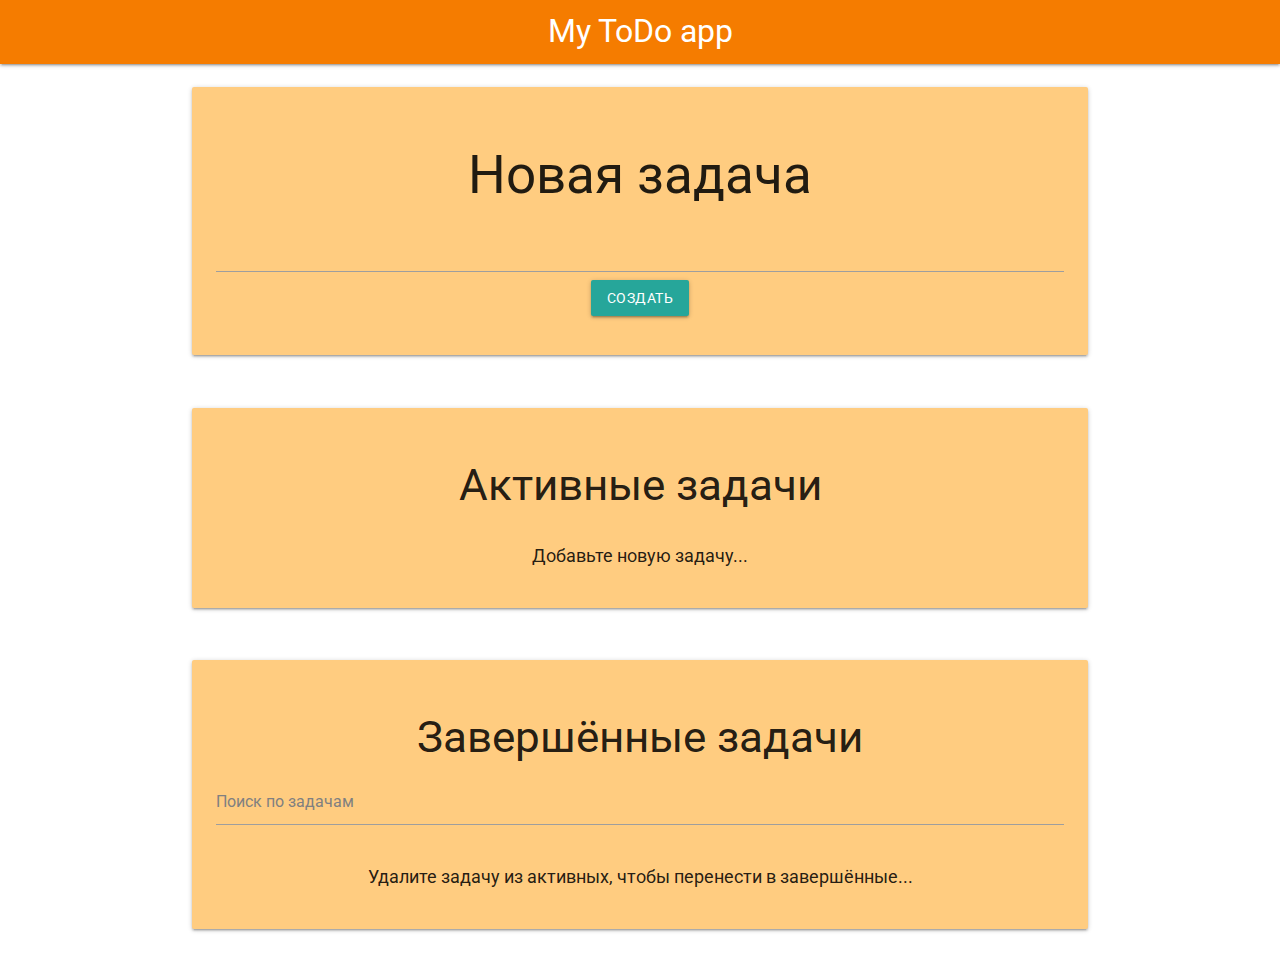
<file: artezio_HW2/index.html>
<!DOCTYPE html>
<html>

<head>
  <meta charset="utf-8">
  <!-- Content Type Meta tag -->
  <meta http-equiv="X-UA-Compatible" content="IE=edge">

  <title>Example page</title>

  <!--Responsive Viewport Meta tag-->
  <meta name="viewport" content="width=device-width, initial-scale=1">

  <!-- Roboto font embed -->
  <link href="https://fonts.googleapis.com/css?family=Roboto:400,500,700" rel="stylesheet">
  <!-- Materialize embed style -->
  <link rel="stylesheet" href="https://cdnjs.cloudflare.com/ajax/libs/materialize/1.0.0/css/materialize.min.css">
  <!-- Stylesheets -->
  <link rel="stylesheet" type="text/css" media="screen" href="main.css">
</head>

<body>
  <header>
    <nav class="orange darken-2">
      <div class="nav-wrapper">
        <a href="example.html" class="brand-logo center">My ToDo app</a>
      </div>
    </nav>
  </header>

  <main class="container">
    <section class="section">
      <div class="create-wrap center card-panel orange lighten-3">
        <h2>Новая задача</h2>
        <div class="input-field">
          <input id="input-create" type="text">
          <button id="btn-create" type="button" class="waves-effect waves-light btn">Создать</button>
        </div>
      </div>
    </section>

    <section class="section">
      <div class="list-wrap card-panel orange lighten-3">
        <h3 class="center">Активные задачи</h3>
        <ul class="collection" id="todo-list"></ul>
      </div>
    </section>
    
    <section class="section">
      <div class="list-wrap card-panel orange lighten-3">
        <h3 class="center">Завершённые задачи</h3>
        <div class="input-field center">
          <input id="input-search" type="text" placeholder="Поиск по задачам">
        </div>
        <ul class="collection" id="done-list"></ul>
      </div>
    </section>
  </main>

  <!-- JavaScripts -->
  <script src="main.js"></script>
</body>

</html>
</file>
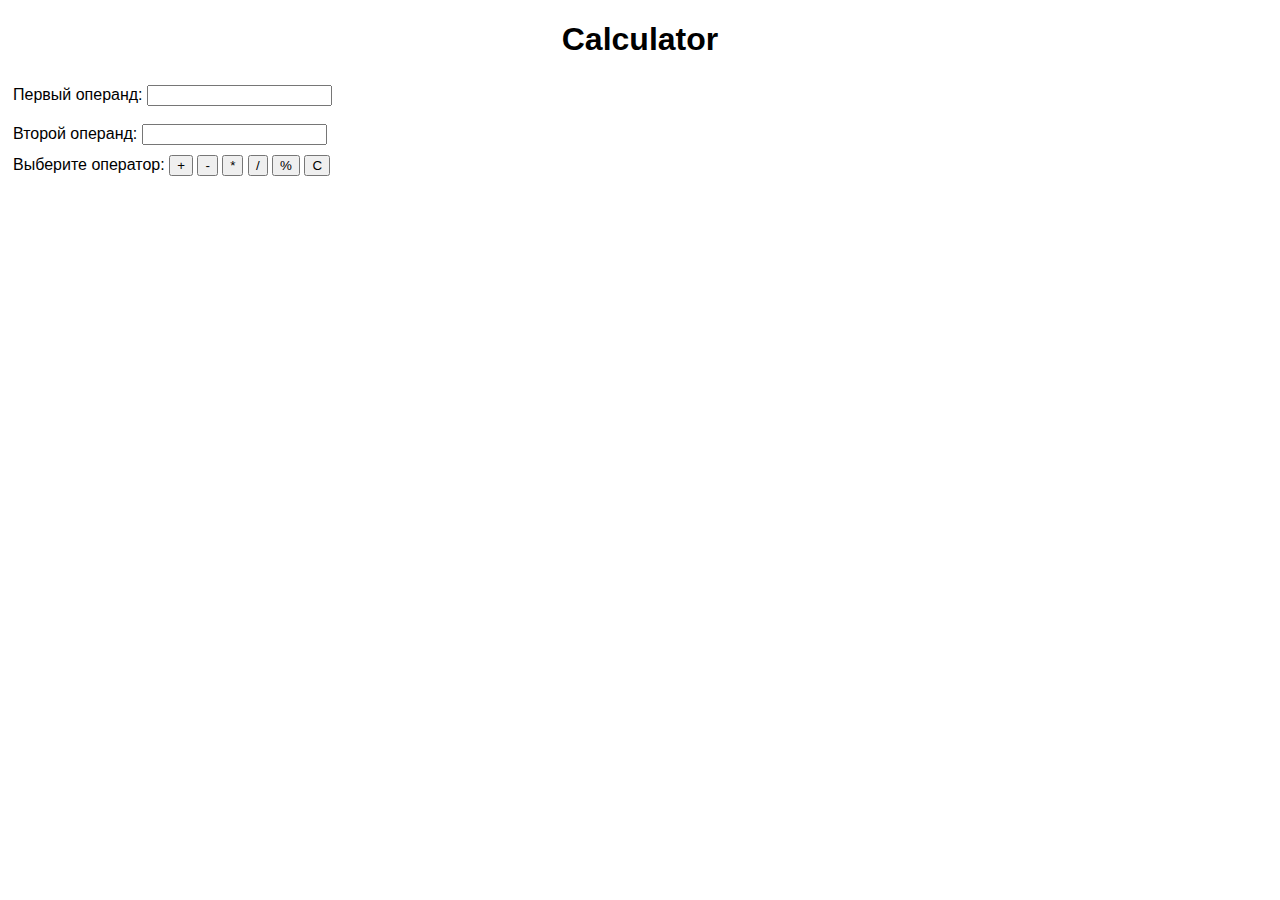
<file: artezio_HW3/index.html>
<!DOCTYPE html>
<html>
  <head>
    <meta charset="utf-8">
    <title>Task 3 - calculator</title>
    <link rel="stylesheet" type="text/css" media="screen" href="style.css">
  </head>
  
  <body>
    <header>
    <h1 id="head">Calculator</h1>
    </header>
    
    <div id="calc">
      <div class="sect">
        <label>Первый операнд:</label>
        <input type="number" id="first">
        <br><br>
        <label>Второй операнд:</label>
        <input type="number" id="second">
        <br>
      </div>
      <div class="sect">
        <span>Выберите оператор: </span>
        <button id="+" onclick="calculator()">+</button>
        <button id="-" onclick="calculator()">-</button>
        <button id="*" onclick="calculator()">*</button>
        <button id="/" onclick="calculator()">/</button>
        <button id="%" onclick="calculator()">%</button>
        <button id="C" onfocus="calculator()">C</button>
      </div>
    </div>
    
    <div id="res"></div>

    <script src="script.js"></script>
  </body>
</html>
</file>
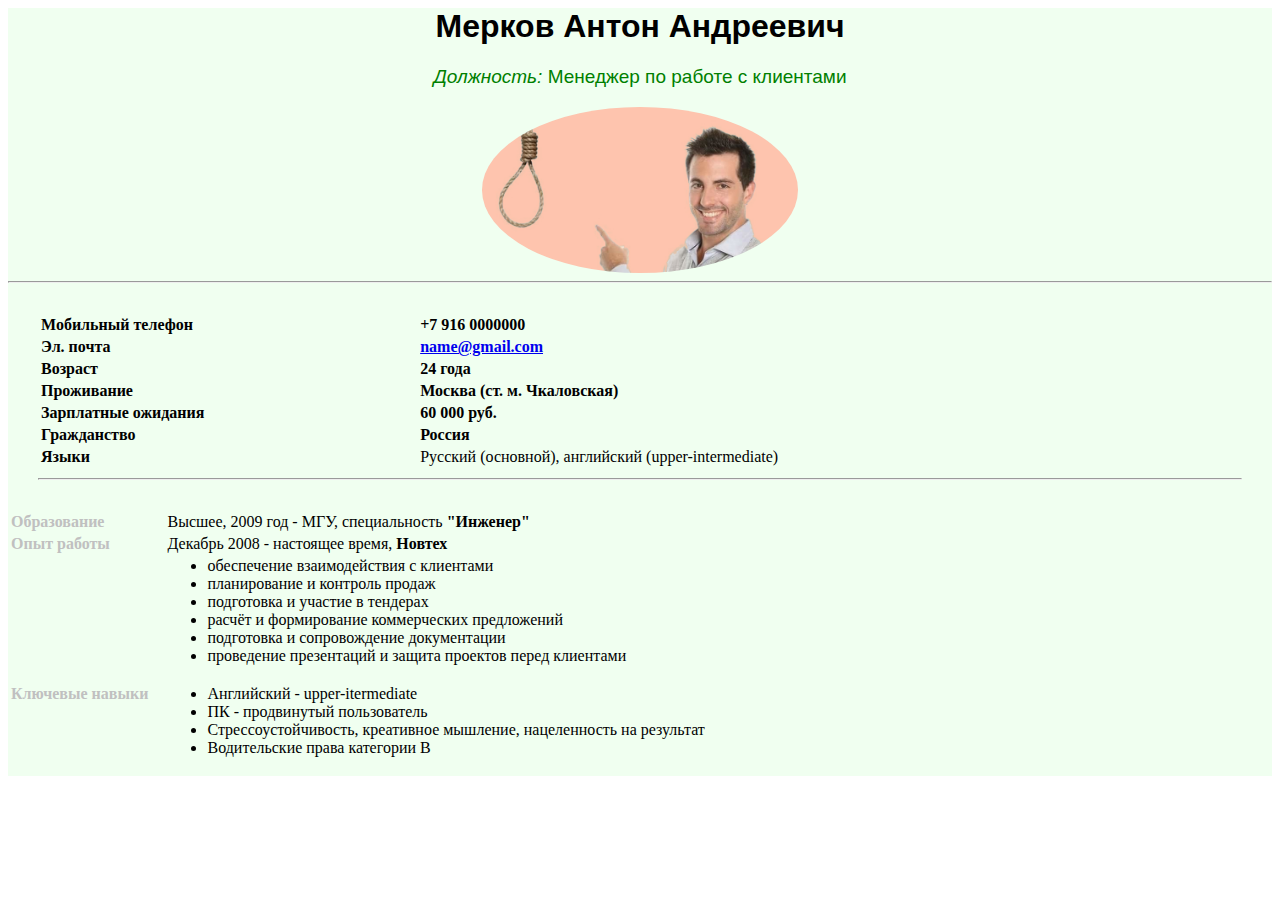
<file: HTMLandCSS/index.html>
<html>
  <head>
    <title>Резюме</title>
    <meta http-equiv="Content-Type" content="text/html; charset=utf-8">
    <link rel="stylesheet" type="text/css" href="style.css">
  </head>
  <body>
    <div id="main">
    <div id="header">
      <div class="name">
      <h1>Мерков Антон Андреевич</h1>
      </div>
      <div class="pos">
      <p><i>Должность:</i> Менеджер по работе с клиентами</p>
      </div>
      <img id="photo" alt="avatar" src="images/photo.jpg">
      <br/><hr/>
    </div>
    <div id="info">
        <div class="content_section">
         <table width="100%">
           <tbody>
             <tr>
               <td>
                 <b>Мобильный телефон</b>
               </td>
               <td>
                 <b>+7 916 0000000</b>
               </td>
             <tr>
               <td>
                 <b>Эл. почта</b>
               </td>
               <td>
                 <b><a href="#" target="_blank">name@gmail.com</a></b>
               </td>
             </tr>
             <tr>
               <td>
                 <b>Возраст</b>
               </td>
               <td>
                 <b>24 года</b>
               </td>
             </tr>
             <tr>
               <td>
                 <b>Проживание</b>
               </td>
               <td>
                 <b>Москва (ст. м. Чкаловская)</b>
               </td>
             <tr>
               <td>
                 <b>Зарплатные ожидания</b>
               </td>
               <td>
                 <b>60 000 руб.</b>
               </td>
             </tr>
             <tr>
               <td>
                 <b>Гражданство</b>
               </td>
               <td>
                 <b>Россия</b>
               </td>
             </tr>
             <tr>
               <td>
                 <b>Языки</b>
               </td>
               <td>
                 Русский (основной), английский (upper-intermediate)
               </td>
             </tr>
           </tbody>
          </table>
          <hr/>
        </div>
    </div>
    <div id="main_info">
        <div class="content-section">
          <table width="60%">
            <tbody>
              <tr>
                <td valign="top" style="color: silver;">
                  <b>Образование</b>
                </td>
                <td valign="top">
                  Высшее, 2009 год - МГУ, специальность <b>"Инженер"</b>
                </td>
              </tr>
              
              <tr>
                <td valign="top" style="color: silver;">
                  <b>Опыт работы</b>
                </td>
                <td valign="top">
                  Декабрь 2008 - настоящее время, <b>Новтех</b>
                </td>
              </tr>
              <tr>
                <td></td>
                <td><ul>
            <li>обеспечение взаимодействия с клиентами</li>
            <li>планирование и контроль продаж</li>
            <li>подготовка и участие в тендерах</li>
            <li>расчёт и формирование коммерческих предложений</li>
            <li>подготовка и сопровождение документации</li>
            <li>проведение презентаций и защита проектов перед клиентами</li>
                  </ul></td>
              </tr>
              <tr>
                <td valign="top" style="color: silver;">
                  <b>Ключевые навыки</b>
                </td>
                <td valign="top">
                  <ul>
                    <li>Английский - upper-itermediate</li>
                    <li>ПК - продвинутый пользователь</li>
                    <li>Стрессоустойчивость, креативное мышление, нацеленность на результат</li>
                    <li>Водительские права категории B</li>
                  </ul>
                </td>
              </tr>
            </tbody>
          </table>
        </div>
      </div>
    </div>
  </body>
</html>
</file>
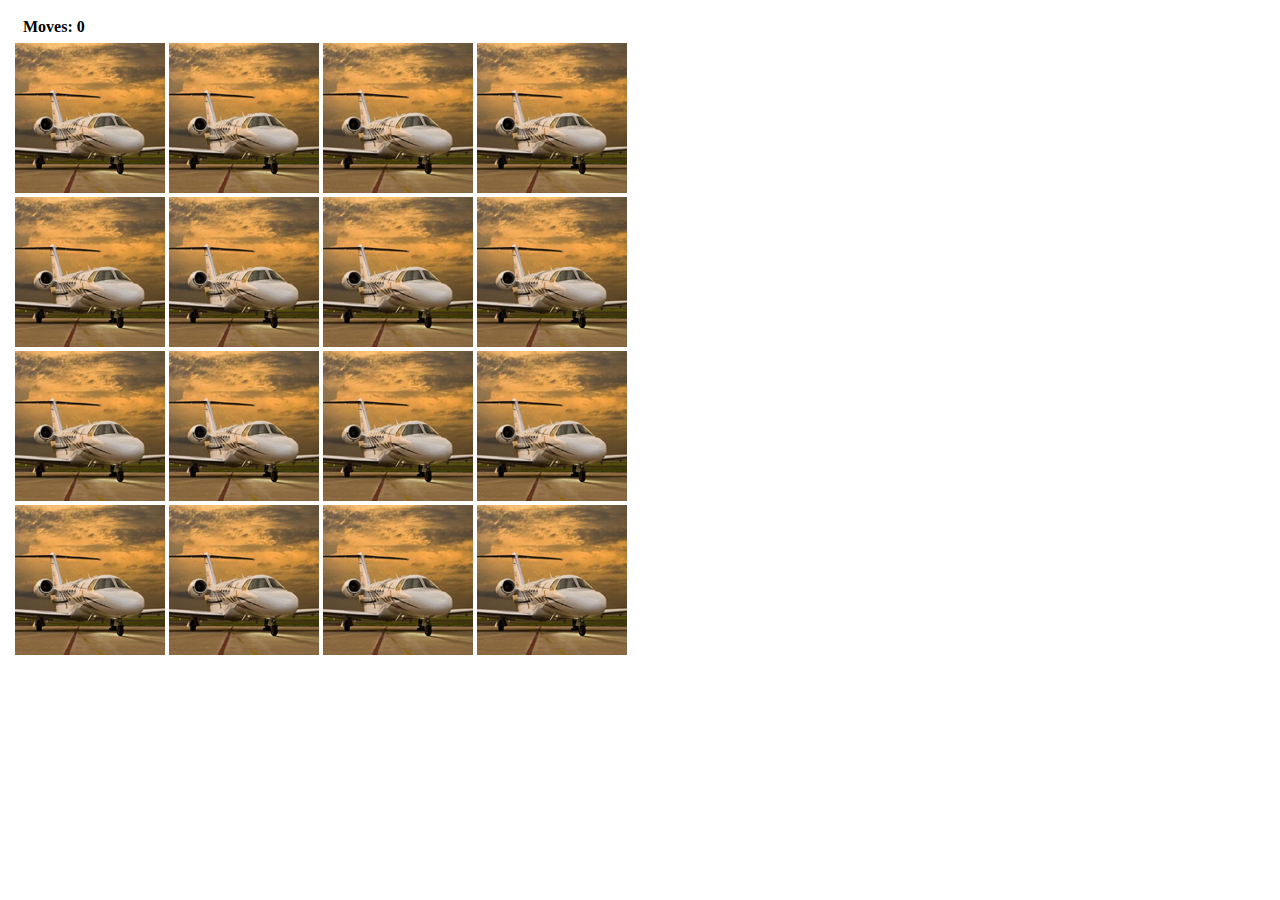
<file: JS/game/index.html>
<!DOCTYPE HTML PUBLIC "-//W3C//DTD HTML 4.01//EN" "http://www.w3.org/TR/html4/strict.dtd">
<html>
  <head>
    <title>Memory Game</title>
    <script src="script.js"></script>
    <meta http-equiv="Content-Type" content="text/html; charset=utf-8">
    <link rel="stylesheet" type="text/css" href="style.css">
  </head>
  <body onload="board.populate();">
  <div id="panel">
    Moves: <span id="moveCounter">0</span>
  </div>
<div id="grid">
    <div class="cell" id="c00" onclick="board.clickedSquare(this.id)"></div>
    <div class="cell" id="c10" onclick="board.clickedSquare(this.id)"></div>
    <div class="cell" id="c20" onclick="board.clickedSquare(this.id)"></div>
    <div class="cell end" id="c30" onclick="board.clickedSquare(this.id)"></div>
    <div class="cell" id="c01" onclick="board.clickedSquare(this.id)"></div>
    <div class="cell" id="c11" onclick="board.clickedSquare(this.id)"></div>
    <div class="cell" id="c21" onclick="board.clickedSquare(this.id)"></div>
    <div class="cell end" id="c31" onclick="board.clickedSquare(this.id)"></div>
    <div class="cell" id="c02" onclick="board.clickedSquare(this.id)"></div>
    <div class="cell" id="c12" onclick="board.clickedSquare(this.id)"></div>
    <div class="cell" id="c22" onclick="board.clickedSquare(this.id)"></div>
    <div class="cell end" id="c32" onclick="board.clickedSquare(this.id)"></div>
    <div class="cell" id="c03" onclick="board.clickedSquare(this.id)"></div>
    <div class="cell" id="c13" onclick="board.clickedSquare(this.id)"></div>
    <div class="cell" id="c23" onclick="board.clickedSquare(this.id)"></div>
    <div class="cell end" id="c33" onclick="board.clickedSquare(this.id)"></div>
</div>
  </body>
</html>
</file>
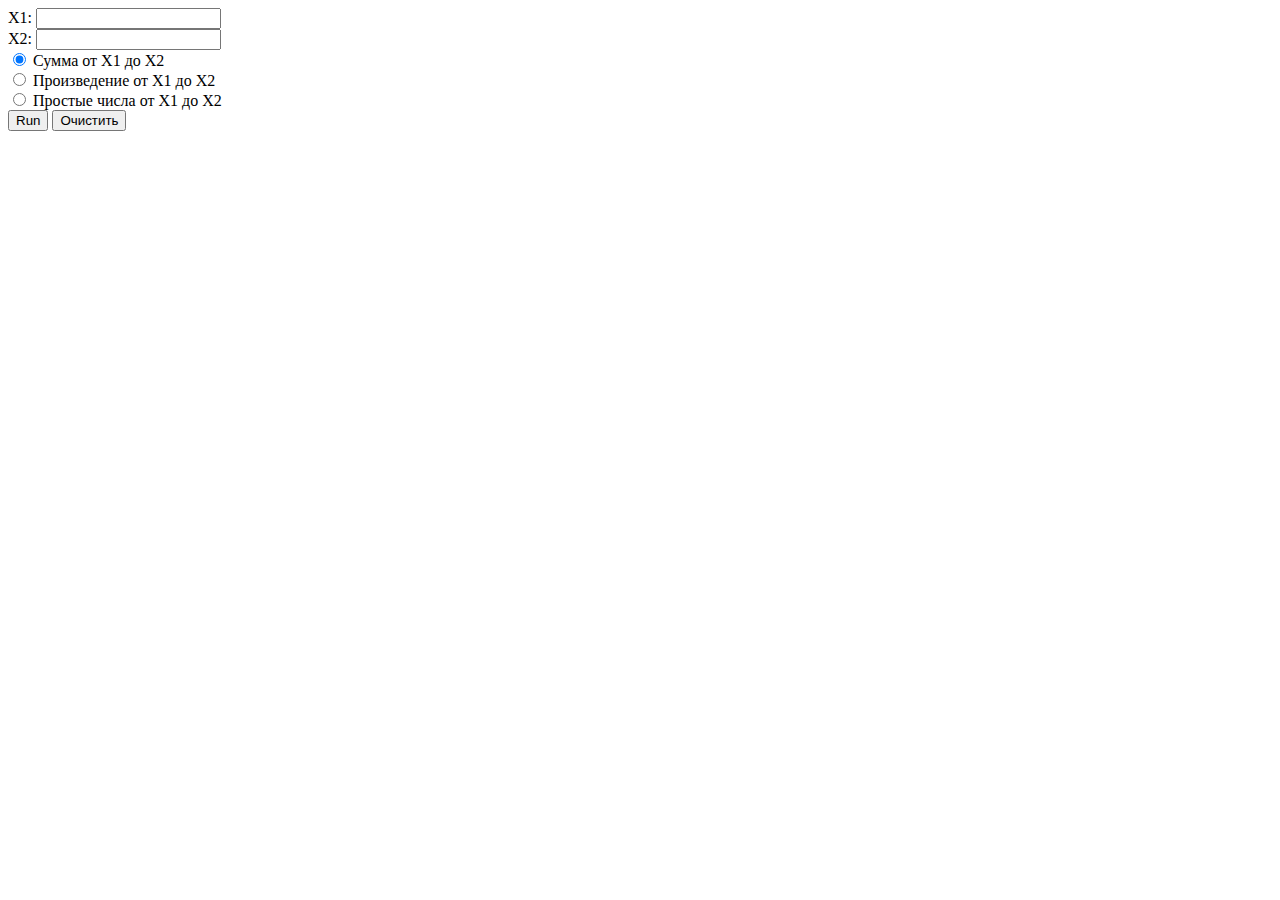
<file: JS/task2/index.html>
<!DOCTYPE HTML PUBLIC "-//W3C//DTD HTML 4.01//EN" "http://www.w3.org/TR/html4/strict.dtd">
<html>
  <head>
    <!-- <script src="script.js"></script> -->
    <meta http-equiv="Content-Type" content="text/html; charset=utf-8">
  </head>
  <body>
    <form>
    X1: <input type=text" id="x1"></br>
    X2: <input type="text" id="x2"></br>
    <input type="radio" id="sum" name="op" checked>
      <label for="sum">Сумма от X1 до X2</label></br>
    <input type="radio" id="mult" name="op">
      <label for="mult">Произведение от X1 до X2</label></br>
    <input type="radio" id="primeNum" name="op">
      <label for="primeNum">Простые числа от X1 до X2</label></br>
    <input type="button" value="Run" onclick="buttonClick()">
    <input type="button" value="Очистить" onclick="buttonClear()"></br>
    <div id="result"></div>
    </form>
  </body>
</html>
</file>
<file: artezio_HW2/main.css>
.collection {
  border: none;
}

.collection .collection-item {
  background-color: #ffa726;
  border-radius: 3px;
}

.item-text {
  font-size: 20px;
}

.item {
  min-height: 34px;
}

#todo-list:empty:after {
  content: 'Добавьте новую задачу...';
  width: 100%;
  display: block;
  text-align: center;
  font-size: 18px;
  margin: 15px 0 0;
}

#done-list:empty:after {
  content: 'Удалите задачу из активных, чтобы перенести в завершённые...';
  width: 100%;
  display: block;
  text-align: center;
  font-size: 18px;
  margin: 15px 0 0;
}

input::placeholder {
  color: gray;
}
</file>
<file: artezio_HW3/style.css>
body {
  font-family: Arial;
}

#head {
  text-align: center;
}

.sect {
  padding: 5px;
}

#res {
  text-align: center;
}
</file>
<file: HTMLandCSS/style.css>
#main {
  background-color: honeydew;
}

.name {
  font-family: Georgia, Arial;
}

.pos {
  font-family: sans-serif;
}

.content_section {
  margin: 30px;
}

#photo {
  border-radius: 50%;
  width: 25%;
}

#header {
  text-align: center;
}

#header p {
  color: green;
  font-size: 19px;
}

#info {
  font-size: 18px;
}

#main_info {
  font-size: 18px;
}
</file>
<file: JS/game/style.css>
img {
    display: block;
    margin-left: auto;
    margin-right: auto;
    margin-top: 10px;
    border: 2px solid black;
}

.cell {
    background-image: url(back.jpg);
    width: 150px;
    height: 150px;
    display: block;
    float: left;
    margin: 2px;
}

.end {
    clear: right;
}

.hidden {
    visibility: hidden;
}

#grid {
    width: 616px;
    height: 616px;
    padding: 5px;
    float: left;
}

#panel {
    padding: 10px 0 0 15px;
    width: 100%;
    float: left;
    font-family: Verdana;
    font-weight: bold;
    font-size: 1em;
}
</file>
